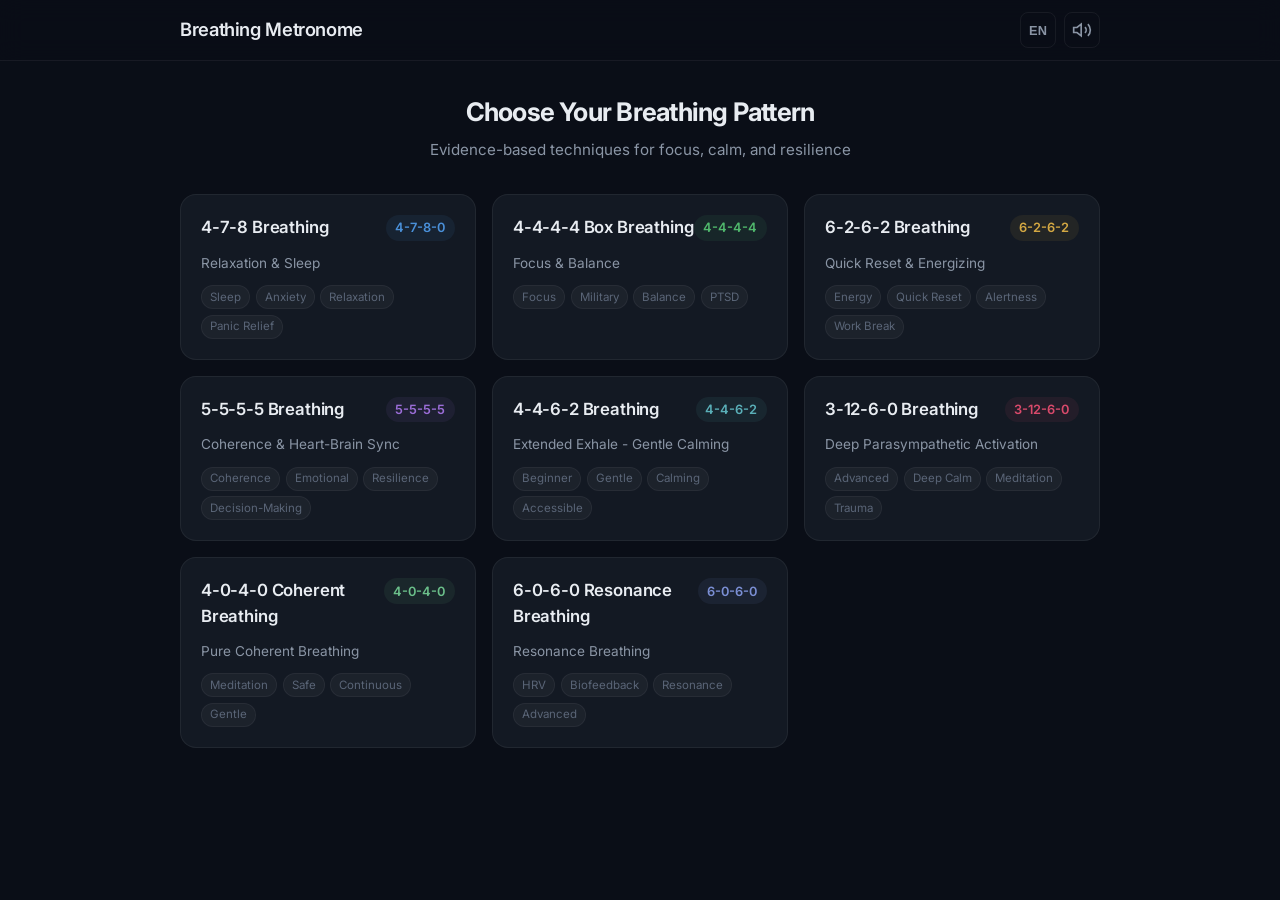
<file: index.html>
<!DOCTYPE html>
<html lang="en" dir="ltr">
<head>
    <meta charset="UTF-8">
    <meta name="viewport" content="width=device-width, initial-scale=1.0">
    <title>Breathing Metronome | Box Breathing & More</title>
    <meta name="description" content="Evidence-based breathing exercises with visual and audio metronome. 8 patterns including Box Breathing, 4-7-8, Resonance Breathing, and more.">
    <link rel="stylesheet" href="css/style.css">
    <link rel="preconnect" href="https://fonts.googleapis.com">
    <link rel="preconnect" href="https://fonts.gstatic.com" crossorigin>
    <link href="https://fonts.googleapis.com/css2?family=Inter:wght@300;400;500;600;700&family=Noto+Sans+Devanagari:wght@300;400;500;600;700&display=swap" rel="stylesheet">
</head>
<body>
    <div id="app">
        <!-- Header -->
        <header class="header">
            <div class="header-content">
                <h1 class="logo" id="app-title">Breathing Metronome</h1>
                <div class="header-controls">
                    <button class="btn-icon" id="lang-toggle" title="Switch Language" aria-label="Switch language">
                        <span id="lang-label">EN</span>
                    </button>
                    <button class="btn-icon" id="sound-toggle" title="Toggle Sound" aria-label="Toggle sound">
                        <svg width="20" height="20" viewBox="0 0 24 24" fill="none" stroke="currentColor" stroke-width="2">
                            <path d="M11 5L6 9H2v6h4l5 4V5z" id="sound-icon-base"/>
                            <path d="M19.07 4.93a10 10 0 0 1 0 14.14M15.54 8.46a5 5 0 0 1 0 7.07" id="sound-icon-waves"/>
                        </svg>
                    </button>
                </div>
            </div>
        </header>

        <!-- Pattern Selection Screen -->
        <section id="pattern-select-screen" class="screen active">
            <div class="container">
                <h2 class="screen-title" id="choose-pattern-title">Choose Your Breathing Pattern</h2>
                <p class="screen-subtitle" id="choose-pattern-subtitle">Evidence-based techniques for focus, calm, and resilience</p>
                <div class="pattern-grid" id="pattern-grid">
                    <!-- Patterns injected by JS -->
                </div>
            </div>
        </section>

        <!-- Pattern Detail / Setup Screen -->
        <section id="setup-screen" class="screen">
            <div class="container">
                <button class="btn-back" id="btn-back-to-patterns">
                    <svg width="20" height="20" viewBox="0 0 24 24" fill="none" stroke="currentColor" stroke-width="2"><path d="M19 12H5M12 19l-7-7 7-7"/></svg>
                    <span id="back-label">Back</span>
                </button>

                <div class="setup-layout">
                    <div class="setup-info">
                        <h2 class="pattern-title" id="setup-pattern-title"></h2>
                        <p class="pattern-subtitle" id="setup-pattern-subtitle"></p>
                        <div class="pattern-timing" id="setup-timing-display"></div>

                        <div class="info-section">
                            <h3 id="mechanism-title">How It Works</h3>
                            <ul class="info-list" id="setup-mechanism"></ul>
                        </div>

                        <div class="info-section">
                            <h3 id="bestfor-title">Best For</h3>
                            <p id="setup-bestfor"></p>
                        </div>

                        <div class="info-section">
                            <h3 id="research-title">Research Basis</h3>
                            <p id="setup-research"></p>
                        </div>

                        <div class="warning-box" id="setup-warning" style="display:none;">
                            <span class="warning-icon">&#9888;</span>
                            <p id="setup-warning-text"></p>
                        </div>
                    </div>

                    <div class="setup-controls">
                        <div class="control-group">
                            <label id="duration-label">Session Duration</label>
                            <div class="duration-options" id="duration-options">
                                <button class="duration-btn" data-duration="60">1 min</button>
                                <button class="duration-btn" data-duration="180">3 min</button>
                                <button class="duration-btn active" data-duration="300">5 min</button>
                                <button class="duration-btn" data-duration="600">10 min</button>
                                <button class="duration-btn" data-duration="900">15 min</button>
                                <button class="duration-btn" data-duration="1200">20 min</button>
                            </div>
                        </div>

                        <div class="control-group">
                            <label id="visual-style-label">Visual Style</label>
                            <div class="visual-options" id="visual-options">
                                <button class="visual-btn active" data-visual="circle">
                                    <svg width="32" height="32" viewBox="0 0 32 32"><circle cx="16" cy="16" r="12" fill="none" stroke="currentColor" stroke-width="2" stroke-dasharray="20 55"/></svg>
                                    <span id="visual-circle-label">Circle</span>
                                </button>
                                <button class="visual-btn" data-visual="shape">
                                    <svg width="32" height="32" viewBox="0 0 32 32"><circle cx="16" cy="16" r="8" fill="currentColor" opacity="0.3"/><circle cx="16" cy="16" r="12" fill="none" stroke="currentColor" stroke-width="2"/></svg>
                                    <span id="visual-shape-label">Shape</span>
                                </button>
                                <button class="visual-btn" data-visual="bar">
                                    <svg width="32" height="32" viewBox="0 0 32 32"><rect x="4" y="10" width="24" height="12" rx="6" fill="none" stroke="currentColor" stroke-width="2"/><rect x="4" y="10" width="14" height="12" rx="6" fill="currentColor" opacity="0.3"/></svg>
                                    <span id="visual-bar-label">Bar</span>
                                </button>
                            </div>
                        </div>

                        <button class="btn-start" id="btn-start">
                            <span id="start-label">Start Session</span>
                        </button>
                    </div>
                </div>
            </div>
        </section>

        <!-- Active Breathing Session Screen -->
        <section id="session-screen" class="screen">
            <div class="session-layout">
                <!-- Top bar with timer and controls -->
                <div class="session-top-bar">
                    <button class="btn-icon session-control" id="btn-stop" title="Stop">
                        <svg width="24" height="24" viewBox="0 0 24 24" fill="none" stroke="currentColor" stroke-width="2"><rect x="6" y="6" width="12" height="12" rx="1"/></svg>
                    </button>
                    <div class="session-timer">
                        <span class="timer-elapsed" id="timer-elapsed">0:00</span>
                        <span class="timer-sep">/</span>
                        <span class="timer-total" id="timer-total">5:00</span>
                    </div>
                    <div class="session-cycle-count">
                        <span id="cycle-label-text">Cycle</span>
                        <span id="cycle-count">0</span>
                    </div>
                </div>

                <!-- Central visualization area -->
                <div class="session-visual-area">
                    <div class="visual-container" id="visual-container">
                        <!-- Circle visualization (default) -->
                        <svg class="vis-circle" id="vis-circle" viewBox="0 0 300 300" width="300" height="300">
                            <defs>
                                <linearGradient id="grad-inhale" x1="0%" y1="0%" x2="100%" y2="100%">
                                    <stop offset="0%" style="stop-color:#4A90D9;stop-opacity:0.2"/>
                                    <stop offset="100%" style="stop-color:#4A90D9;stop-opacity:0.05"/>
                                </linearGradient>
                                <linearGradient id="grad-hold" x1="0%" y1="0%" x2="100%" y2="100%">
                                    <stop offset="0%" style="stop-color:#50B86C;stop-opacity:0.2"/>
                                    <stop offset="100%" style="stop-color:#50B86C;stop-opacity:0.05"/>
                                </linearGradient>
                                <linearGradient id="grad-exhale" x1="0%" y1="0%" x2="100%" y2="100%">
                                    <stop offset="0%" style="stop-color:#9B6DD7;stop-opacity:0.2"/>
                                    <stop offset="100%" style="stop-color:#9B6DD7;stop-opacity:0.05"/>
                                </linearGradient>
                                <linearGradient id="grad-hold2" x1="0%" y1="0%" x2="100%" y2="100%">
                                    <stop offset="0%" style="stop-color:#D4A843;stop-opacity:0.2"/>
                                    <stop offset="100%" style="stop-color:#D4A843;stop-opacity:0.05"/>
                                </linearGradient>
                            </defs>
                            <!-- Background circle -->
                            <circle cx="150" cy="150" r="120" fill="none" stroke="rgba(255,255,255,0.08)" stroke-width="8"/>
                            <!-- Progress arc -->
                            <circle cx="150" cy="150" r="120" fill="none" stroke="#4A90D9" stroke-width="8"
                                    stroke-dasharray="753.98" stroke-dashoffset="753.98"
                                    stroke-linecap="round" transform="rotate(-90 150 150)"
                                    id="progress-arc"/>
                            <!-- Inner fill circle for shape mode -->
                            <circle cx="150" cy="150" r="0" id="inner-shape" opacity="0.15"/>
                        </svg>

                        <!-- Bar visualization (hidden by default) -->
                        <div class="vis-bar" id="vis-bar" style="display:none;">
                            <div class="bar-track">
                                <div class="bar-fill" id="bar-fill"></div>
                            </div>
                        </div>

                        <!-- Central text overlay -->
                        <div class="vis-center-text">
                            <div class="phase-label" id="phase-label">Get Ready</div>
                            <div class="phase-countdown" id="phase-countdown">3</div>
                            <div class="pattern-display" id="session-pattern-display"></div>
                        </div>
                    </div>
                </div>

                <!-- Phase indicator bar at bottom -->
                <div class="session-phase-bar">
                    <div class="phase-segment phase-inhale" id="phase-seg-inhale">
                        <span id="phase-seg-inhale-label">Inhale</span>
                    </div>
                    <div class="phase-segment phase-hold" id="phase-seg-hold">
                        <span id="phase-seg-hold-label">Hold</span>
                    </div>
                    <div class="phase-segment phase-exhale" id="phase-seg-exhale">
                        <span id="phase-seg-exhale-label">Exhale</span>
                    </div>
                    <div class="phase-segment phase-hold2" id="phase-seg-hold2">
                        <span id="phase-seg-hold2-label">Hold</span>
                    </div>
                </div>
            </div>
        </section>

        <!-- Session Complete Screen -->
        <section id="complete-screen" class="screen">
            <div class="container complete-content">
                <div class="complete-icon">
                    <svg width="64" height="64" viewBox="0 0 24 24" fill="none" stroke="#50B86C" stroke-width="2">
                        <path d="M22 11.08V12a10 10 0 1 1-5.93-9.14"/>
                        <polyline points="22 4 12 14.01 9 11.01"/>
                    </svg>
                </div>
                <h2 id="complete-title">Session Complete</h2>
                <div class="complete-stats">
                    <div class="stat">
                        <span class="stat-value" id="stat-duration">5:00</span>
                        <span class="stat-label" id="stat-duration-label">Duration</span>
                    </div>
                    <div class="stat">
                        <span class="stat-value" id="stat-cycles">12</span>
                        <span class="stat-label" id="stat-cycles-label">Cycles</span>
                    </div>
                    <div class="stat">
                        <span class="stat-value" id="stat-pattern">4-4-4-4</span>
                        <span class="stat-label" id="stat-pattern-label">Pattern</span>
                    </div>
                </div>
                <div class="complete-actions">
                    <button class="btn-start" id="btn-restart">
                        <span id="restart-label">Repeat Session</span>
                    </button>
                    <button class="btn-secondary" id="btn-new-pattern">
                        <span id="new-pattern-label">Choose Another Pattern</span>
                    </button>
                </div>
            </div>
        </section>
    </div>

    <script src="js/patterns.js"></script>
    <script src="js/i18n.js"></script>
    <script src="js/audio.js"></script>
    <script src="js/visualizer.js"></script>
    <script src="js/session.js"></script>
    <script src="js/app.js"></script>
</body>
</html>
</file>
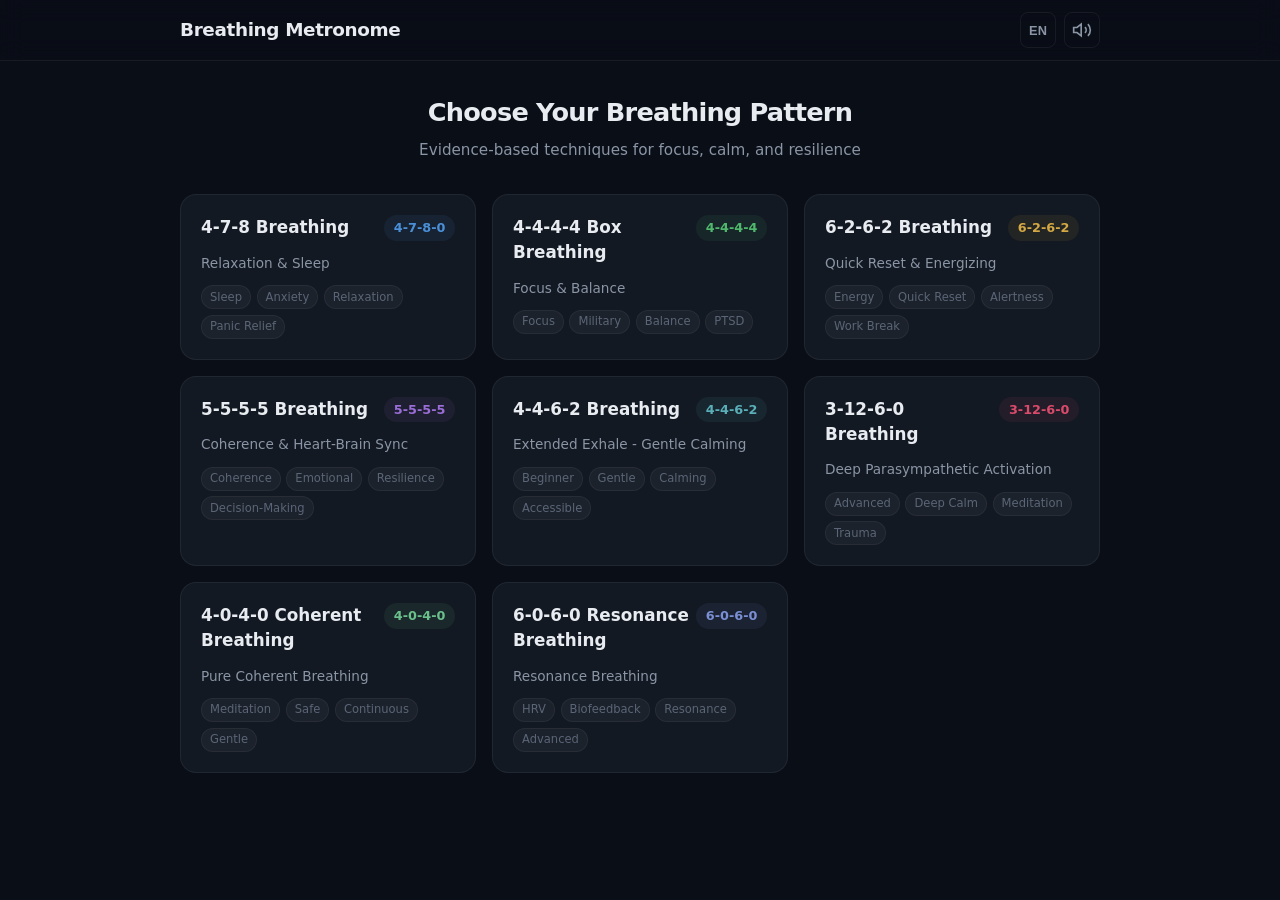
<file: breathing-metronome.html>
<!DOCTYPE html>
<html lang="en" dir="ltr">
<head>
    <meta charset="UTF-8">
    <meta name="viewport" content="width=device-width, initial-scale=1.0">
    <title>Breathing Metronome</title>
    <style>
:root {
    --color-bg: #0a0e17;
    --color-bg-card: #131923;
    --color-bg-card-hover: #1a2332;
    --color-surface: #1e2a3a;
    --color-text: #e8ecf1;
    --color-text-secondary: #8a95a5;
    --color-text-muted: #5a6577;
    --color-accent: #4A90D9;
    --color-inhale: #4A90D9;
    --color-hold: #50B86C;
    --color-exhale: #9B6DD7;
    --color-hold2: #D4A843;
    --color-danger: #D94A4A;
    --color-border: rgba(255, 255, 255, 0.06);
    --font-primary: system-ui, -apple-system, 'Segoe UI', sans-serif;
    --radius-sm: 8px;
    --radius-md: 12px;
    --radius-lg: 16px;
    --transition-fast: 150ms ease;
    --transition-normal: 250ms ease;
}
*, *::before, *::after { box-sizing: border-box; margin: 0; padding: 0; }
html { font-size: 16px; -webkit-font-smoothing: antialiased; }
body { font-family: var(--font-primary); background: var(--color-bg); color: var(--color-text); min-height: 100vh; overflow-x: hidden; line-height: 1.5; }
#app { min-height: 100vh; display: flex; flex-direction: column; }
.container { max-width: 960px; margin: 0 auto; padding: 0 1.25rem; width: 100%; }
.screen { display: none; flex: 1; }
.screen.active { display: flex; flex-direction: column; animation: fade-in 0.3s ease; }
.header { position: sticky; top: 0; z-index: 100; background: rgba(10, 14, 23, 0.85); backdrop-filter: blur(12px); border-bottom: 1px solid var(--color-border); }
.header-content { max-width: 960px; margin: 0 auto; padding: 0.75rem 1.25rem; display: flex; align-items: center; justify-content: space-between; }
.logo { font-size: 1.15rem; font-weight: 600; letter-spacing: -0.02em; }
.header-controls { display: flex; gap: 0.5rem; align-items: center; }
.btn-icon { display: flex; align-items: center; justify-content: center; width: 36px; height: 36px; border: 1px solid var(--color-border); border-radius: var(--radius-sm); background: transparent; color: var(--color-text-secondary); cursor: pointer; transition: all var(--transition-fast); font-size: 0.8rem; font-weight: 600; }
.btn-icon:hover { background: var(--color-surface); color: var(--color-text); }
.btn-icon.muted svg #sound-icon-waves { opacity: 0.2; }
#pattern-select-screen { padding: 2rem 0 3rem; }
.screen-title { font-size: 1.6rem; font-weight: 700; text-align: center; letter-spacing: -0.03em; margin-bottom: 0.5rem; }
.screen-subtitle { text-align: center; color: var(--color-text-secondary); font-size: 0.95rem; margin-bottom: 2rem; }
.pattern-grid { display: grid; grid-template-columns: repeat(auto-fill, minmax(280px, 1fr)); gap: 1rem; }
.pattern-card { background: var(--color-bg-card); border: 1px solid var(--color-border); border-radius: var(--radius-lg); padding: 1.25rem; cursor: pointer; transition: all var(--transition-normal); position: relative; overflow: hidden; }
.pattern-card::before { content: ''; position: absolute; top: 0; left: 0; right: 0; height: 3px; background: var(--card-accent, var(--color-accent)); opacity: 0; transition: opacity var(--transition-normal); }
.pattern-card:hover { background: var(--color-bg-card-hover); border-color: rgba(255, 255, 255, 0.1); transform: translateY(-2px); box-shadow: 0 8px 24px rgba(0,0,0,0.3); }
.pattern-card:hover::before { opacity: 1; }
.card-header { display: flex; justify-content: space-between; align-items: flex-start; margin-bottom: 0.75rem; }
.card-pattern-name { font-size: 1.05rem; font-weight: 600; }
.card-timing-badge { display: inline-flex; align-items: center; font-size: 0.8rem; font-weight: 600; padding: 0.2rem 0.6rem; border-radius: 20px; white-space: nowrap; }
.card-subtitle { font-size: 0.85rem; color: var(--color-text-secondary); margin-bottom: 0.75rem; }
.card-tags { display: flex; flex-wrap: wrap; gap: 0.35rem; }
.card-tag { font-size: 0.72rem; color: var(--color-text-muted); background: rgba(255,255,255,0.04); padding: 0.15rem 0.5rem; border-radius: 12px; border: 1px solid rgba(255,255,255,0.05); }
#setup-screen { padding: 1.5rem 0 3rem; }
.btn-back { display: inline-flex; align-items: center; gap: 0.35rem; background: none; border: none; color: var(--color-text-secondary); font-size: 0.9rem; cursor: pointer; padding: 0.5rem 0; margin-bottom: 1rem; font-family: var(--font-primary); transition: color var(--transition-fast); }
.btn-back:hover { color: var(--color-text); }
.setup-layout { display: grid; grid-template-columns: 1fr 320px; gap: 2rem; align-items: start; }
@media (max-width: 720px) { .setup-layout { grid-template-columns: 1fr; } }
.pattern-title { font-size: 1.5rem; font-weight: 700; letter-spacing: -0.03em; margin-bottom: 0.25rem; }
.pattern-subtitle { color: var(--color-text-secondary); font-size: 0.95rem; margin-bottom: 1rem; }
.pattern-timing { display: flex; gap: 0.5rem; margin-bottom: 1.5rem; flex-wrap: wrap; }
.timing-phase { display: flex; align-items: center; gap: 0.35rem; font-size: 0.85rem; font-weight: 500; padding: 0.35rem 0.7rem; border-radius: var(--radius-sm); background: rgba(255,255,255,0.04); border: 1px solid rgba(255,255,255,0.06); }
.timing-phase .dot { width: 8px; height: 8px; border-radius: 50%; }
.info-section { margin-bottom: 1.25rem; }
.info-section h3 { font-size: 0.85rem; font-weight: 600; text-transform: uppercase; letter-spacing: 0.05em; color: var(--color-text-muted); margin-bottom: 0.5rem; }
.info-list { list-style: none; padding: 0; }
.info-list li { position: relative; padding-left: 1rem; margin-bottom: 0.35rem; font-size: 0.9rem; color: var(--color-text-secondary); line-height: 1.5; }
.info-list li::before { content: ''; position: absolute; left: 0; top: 0.55rem; width: 4px; height: 4px; border-radius: 50%; background: var(--color-text-muted); }
.info-section p { font-size: 0.9rem; color: var(--color-text-secondary); line-height: 1.5; }
.warning-box { display: flex; gap: 0.5rem; align-items: flex-start; background: rgba(217, 74, 74, 0.08); border: 1px solid rgba(217, 74, 74, 0.2); border-radius: var(--radius-md); padding: 0.75rem 1rem; margin-top: 1rem; }
.warning-icon { color: var(--color-danger); font-size: 1.1rem; flex-shrink: 0; }
.warning-box p { font-size: 0.85rem; color: var(--color-danger); }
.setup-controls { background: var(--color-bg-card); border: 1px solid var(--color-border); border-radius: var(--radius-lg); padding: 1.5rem; position: sticky; top: 80px; }
.control-group { margin-bottom: 1.5rem; }
.control-group label { display: block; font-size: 0.8rem; font-weight: 600; text-transform: uppercase; letter-spacing: 0.05em; color: var(--color-text-muted); margin-bottom: 0.6rem; }
.duration-options { display: grid; grid-template-columns: repeat(3, 1fr); gap: 0.4rem; }
.duration-btn { padding: 0.55rem 0.5rem; background: var(--color-surface); border: 1px solid var(--color-border); border-radius: var(--radius-sm); color: var(--color-text-secondary); font-size: 0.85rem; font-weight: 500; cursor: pointer; transition: all var(--transition-fast); font-family: var(--font-primary); text-align: center; }
.duration-btn:hover { background: var(--color-bg-card-hover); color: var(--color-text); }
.duration-btn.active { background: rgba(74, 144, 217, 0.15); border-color: var(--color-accent); color: var(--color-accent); }
.visual-options { display: grid; grid-template-columns: repeat(3, 1fr); gap: 0.4rem; }
.visual-btn { display: flex; flex-direction: column; align-items: center; gap: 0.3rem; padding: 0.6rem 0.4rem; background: var(--color-surface); border: 1px solid var(--color-border); border-radius: var(--radius-sm); color: var(--color-text-secondary); font-size: 0.75rem; cursor: pointer; transition: all var(--transition-fast); font-family: var(--font-primary); }
.visual-btn:hover { background: var(--color-bg-card-hover); color: var(--color-text); }
.visual-btn.active { background: rgba(74, 144, 217, 0.15); border-color: var(--color-accent); color: var(--color-accent); }
.btn-start { width: 100%; padding: 0.85rem 1.5rem; background: var(--color-accent); border: none; border-radius: var(--radius-md); color: #fff; font-size: 1rem; font-weight: 600; cursor: pointer; transition: all var(--transition-fast); font-family: var(--font-primary); }
.btn-start:hover { filter: brightness(1.1); transform: translateY(-1px); }
.btn-start:active { transform: translateY(0); }
#session-screen { background: var(--color-bg); }
.session-layout { display: flex; flex-direction: column; height: 100vh; width: 100%; }
.session-top-bar { display: flex; align-items: center; justify-content: space-between; padding: 0.75rem 1.25rem; border-bottom: 1px solid var(--color-border); flex-shrink: 0; }
.session-control { border: none; width: 40px; height: 40px; }
.session-timer { font-size: 1.1rem; font-weight: 500; font-variant-numeric: tabular-nums; }
.timer-elapsed { color: var(--color-text); }
.timer-sep { color: var(--color-text-muted); margin: 0 0.25rem; }
.timer-total { color: var(--color-text-muted); }
.session-cycle-count { font-size: 0.85rem; color: var(--color-text-secondary); }
.session-cycle-count span:last-child { font-weight: 600; color: var(--color-text); margin-left: 0.25rem; }
.session-visual-area { flex: 1; display: flex; align-items: center; justify-content: center; position: relative; overflow: hidden; }
.visual-container { position: relative; display: flex; align-items: center; justify-content: center; width: 300px; height: 300px; }
.vis-circle { position: absolute; top: 0; left: 0; }
.vis-bar { width: 100%; max-width: 400px; padding: 0 2rem; }
.bar-track { width: 100%; height: 16px; background: rgba(255,255,255,0.06); border-radius: 8px; overflow: hidden; }
.bar-fill { height: 100%; width: 0%; border-radius: 8px; transition: background-color 0.3s ease; background: var(--color-inhale); }
.vis-center-text { position: absolute; text-align: center; z-index: 10; pointer-events: none; }
.phase-label { font-size: 1rem; font-weight: 500; text-transform: uppercase; letter-spacing: 0.08em; color: var(--color-text-secondary); margin-bottom: 0.25rem; transition: color 0.3s ease; }
.phase-countdown { font-size: 3.5rem; font-weight: 700; line-height: 1; letter-spacing: -0.04em; transition: color 0.3s ease; }
.pattern-display { font-size: 0.8rem; color: var(--color-text-muted); margin-top: 0.5rem; }
.session-phase-bar { display: flex; height: 48px; flex-shrink: 0; border-top: 1px solid var(--color-border); }
.phase-segment { flex: 1; display: flex; align-items: center; justify-content: center; font-size: 0.75rem; font-weight: 600; text-transform: uppercase; letter-spacing: 0.06em; color: var(--color-text-muted); transition: all 0.3s ease; position: relative; }
.phase-segment.active { color: #fff; }
.phase-segment.phase-inhale.active { background: rgba(74, 144, 217, 0.2); color: var(--color-inhale); }
.phase-segment.phase-hold.active { background: rgba(80, 184, 108, 0.2); color: var(--color-hold); }
.phase-segment.phase-exhale.active { background: rgba(155, 109, 215, 0.2); color: var(--color-exhale); }
.phase-segment.phase-hold2.active { background: rgba(212, 168, 67, 0.2); color: var(--color-hold2); }
.phase-segment.skip { flex: 0; display: none; }
#complete-screen { padding: 3rem 0; }
.complete-content { display: flex; flex-direction: column; align-items: center; justify-content: center; min-height: calc(100vh - 200px); text-align: center; }
.complete-icon { margin-bottom: 1.5rem; }
#complete-title { font-size: 1.5rem; font-weight: 700; margin-bottom: 2rem; }
.complete-stats { display: flex; gap: 2.5rem; margin-bottom: 2.5rem; }
.stat { display: flex; flex-direction: column; gap: 0.25rem; }
.stat-value { font-size: 1.5rem; font-weight: 700; color: var(--color-text); }
.stat-label { font-size: 0.8rem; color: var(--color-text-muted); text-transform: uppercase; letter-spacing: 0.05em; }
.complete-actions { display: flex; flex-direction: column; gap: 0.75rem; width: 100%; max-width: 300px; }
.btn-secondary { width: 100%; padding: 0.85rem 1.5rem; background: transparent; border: 1px solid var(--color-border); border-radius: var(--radius-md); color: var(--color-text-secondary); font-size: 1rem; font-weight: 500; cursor: pointer; transition: all var(--transition-fast); font-family: var(--font-primary); }
.btn-secondary:hover { background: var(--color-surface); color: var(--color-text); }
@keyframes fade-in { from { opacity: 0; transform: translateY(10px); } to { opacity: 1; transform: translateY(0); } }
.session-visual-area::before { content: ''; position: absolute; width: 400px; height: 400px; border-radius: 50%; background: radial-gradient(circle, var(--glow-color, rgba(74, 144, 217, 0.08)) 0%, transparent 70%); pointer-events: none; transition: all 1s ease; }
@media (max-width: 480px) { .pattern-grid { grid-template-columns: 1fr; } .screen-title { font-size: 1.3rem; } .visual-container { width: 240px; height: 240px; } .vis-circle { width: 240px; height: 240px; } .phase-countdown { font-size: 2.8rem; } .setup-controls { position: static; } }
.prep-overlay { position: fixed; top: 0; left: 0; right: 0; bottom: 0; background: rgba(10, 14, 23, 0.9); display: flex; flex-direction: column; align-items: center; justify-content: center; z-index: 200; }
.prep-count { font-size: 5rem; font-weight: 700; color: var(--color-text); animation: fade-in 0.3s ease; }
.prep-text { font-size: 1.1rem; color: var(--color-text-secondary); margin-top: 0.5rem; }
    </style>
</head>
<body>
    <div id="app">
        <header class="header">
            <div class="header-content">
                <h1 class="logo" id="app-title">Breathing Metronome</h1>
                <div class="header-controls">
                    <button class="btn-icon" id="lang-toggle" title="Switch Language" aria-label="Switch language">
                        <span id="lang-label">EN</span>
                    </button>
                    <button class="btn-icon" id="sound-toggle" title="Toggle Sound" aria-label="Toggle sound">
                        <svg width="20" height="20" viewBox="0 0 24 24" fill="none" stroke="currentColor" stroke-width="2">
                            <path d="M11 5L6 9H2v6h4l5 4V5z" id="sound-icon-base"/>
                            <path d="M19.07 4.93a10 10 0 0 1 0 14.14M15.54 8.46a5 5 0 0 1 0 7.07" id="sound-icon-waves"/>
                        </svg>
                    </button>
                </div>
            </div>
        </header>
        <section id="pattern-select-screen" class="screen active">
            <div class="container">
                <h2 class="screen-title" id="choose-pattern-title">Choose Your Breathing Pattern</h2>
                <p class="screen-subtitle" id="choose-pattern-subtitle">Evidence-based techniques for focus, calm, and resilience</p>
                <div class="pattern-grid" id="pattern-grid"></div>
            </div>
        </section>
        <section id="setup-screen" class="screen">
            <div class="container">
                <button class="btn-back" id="btn-back-to-patterns">
                    <svg width="20" height="20" viewBox="0 0 24 24" fill="none" stroke="currentColor" stroke-width="2"><path d="M19 12H5M12 19l-7-7 7-7"/></svg>
                    <span id="back-label">Back</span>
                </button>
                <div class="setup-layout">
                    <div class="setup-info">
                        <h2 class="pattern-title" id="setup-pattern-title"></h2>
                        <p class="pattern-subtitle" id="setup-pattern-subtitle"></p>
                        <div class="pattern-timing" id="setup-timing-display"></div>
                        <div class="info-section"><h3 id="mechanism-title">How It Works</h3><ul class="info-list" id="setup-mechanism"></ul></div>
                        <div class="info-section"><h3 id="bestfor-title">Best For</h3><p id="setup-bestfor"></p></div>
                        <div class="info-section"><h3 id="research-title">Research Basis</h3><p id="setup-research"></p></div>
                        <div class="warning-box" id="setup-warning" style="display:none;"><span class="warning-icon">&#9888;</span><p id="setup-warning-text"></p></div>
                    </div>
                    <div class="setup-controls">
                        <div class="control-group">
                            <label id="duration-label">Session Duration</label>
                            <div class="duration-options" id="duration-options">
                                <button class="duration-btn" data-duration="60">1 min</button>
                                <button class="duration-btn" data-duration="180">3 min</button>
                                <button class="duration-btn active" data-duration="300">5 min</button>
                                <button class="duration-btn" data-duration="600">10 min</button>
                                <button class="duration-btn" data-duration="900">15 min</button>
                                <button class="duration-btn" data-duration="1200">20 min</button>
                            </div>
                        </div>
                        <div class="control-group">
                            <label id="visual-style-label">Visual Style</label>
                            <div class="visual-options" id="visual-options">
                                <button class="visual-btn active" data-visual="circle">
                                    <svg width="32" height="32" viewBox="0 0 32 32"><circle cx="16" cy="16" r="12" fill="none" stroke="currentColor" stroke-width="2" stroke-dasharray="20 55"/></svg>
                                    <span id="visual-circle-label">Circle</span>
                                </button>
                                <button class="visual-btn" data-visual="shape">
                                    <svg width="32" height="32" viewBox="0 0 32 32"><circle cx="16" cy="16" r="8" fill="currentColor" opacity="0.3"/><circle cx="16" cy="16" r="12" fill="none" stroke="currentColor" stroke-width="2"/></svg>
                                    <span id="visual-shape-label">Shape</span>
                                </button>
                                <button class="visual-btn" data-visual="bar">
                                    <svg width="32" height="32" viewBox="0 0 32 32"><rect x="4" y="10" width="24" height="12" rx="6" fill="none" stroke="currentColor" stroke-width="2"/><rect x="4" y="10" width="14" height="12" rx="6" fill="currentColor" opacity="0.3"/></svg>
                                    <span id="visual-bar-label">Bar</span>
                                </button>
                            </div>
                        </div>
                        <button class="btn-start" id="btn-start"><span id="start-label">Start Session</span></button>
                    </div>
                </div>
            </div>
        </section>
        <section id="session-screen" class="screen">
            <div class="session-layout">
                <div class="session-top-bar">
                    <button class="btn-icon session-control" id="btn-stop" title="Stop">
                        <svg width="24" height="24" viewBox="0 0 24 24" fill="none" stroke="currentColor" stroke-width="2"><rect x="6" y="6" width="12" height="12" rx="1"/></svg>
                    </button>
                    <div class="session-timer"><span class="timer-elapsed" id="timer-elapsed">0:00</span><span class="timer-sep">/</span><span class="timer-total" id="timer-total">5:00</span></div>
                    <div class="session-cycle-count"><span id="cycle-label-text">Cycle</span><span id="cycle-count">0</span></div>
                </div>
                <div class="session-visual-area">
                    <div class="visual-container" id="visual-container">
                        <svg class="vis-circle" id="vis-circle" viewBox="0 0 300 300" width="300" height="300">
                            <circle cx="150" cy="150" r="120" fill="none" stroke="rgba(255,255,255,0.08)" stroke-width="8"/>
                            <circle cx="150" cy="150" r="120" fill="none" stroke="#4A90D9" stroke-width="8" stroke-dasharray="753.98" stroke-dashoffset="753.98" stroke-linecap="round" transform="rotate(-90 150 150)" id="progress-arc"/>
                            <circle cx="150" cy="150" r="0" id="inner-shape" opacity="0.15"/>
                        </svg>
                        <div class="vis-bar" id="vis-bar" style="display:none;"><div class="bar-track"><div class="bar-fill" id="bar-fill"></div></div></div>
                        <div class="vis-center-text">
                            <div class="phase-label" id="phase-label">Get Ready</div>
                            <div class="phase-countdown" id="phase-countdown">3</div>
                            <div class="pattern-display" id="session-pattern-display"></div>
                        </div>
                    </div>
                </div>
                <div class="session-phase-bar">
                    <div class="phase-segment phase-inhale" id="phase-seg-inhale"><span id="phase-seg-inhale-label">Inhale</span></div>
                    <div class="phase-segment phase-hold" id="phase-seg-hold"><span id="phase-seg-hold-label">Hold</span></div>
                    <div class="phase-segment phase-exhale" id="phase-seg-exhale"><span id="phase-seg-exhale-label">Exhale</span></div>
                    <div class="phase-segment phase-hold2" id="phase-seg-hold2"><span id="phase-seg-hold2-label">Hold</span></div>
                </div>
            </div>
        </section>
        <section id="complete-screen" class="screen">
            <div class="container complete-content">
                <div class="complete-icon"><svg width="64" height="64" viewBox="0 0 24 24" fill="none" stroke="#50B86C" stroke-width="2"><path d="M22 11.08V12a10 10 0 1 1-5.93-9.14"/><polyline points="22 4 12 14.01 9 11.01"/></svg></div>
                <h2 id="complete-title">Session Complete</h2>
                <div class="complete-stats">
                    <div class="stat"><span class="stat-value" id="stat-duration">5:00</span><span class="stat-label" id="stat-duration-label">Duration</span></div>
                    <div class="stat"><span class="stat-value" id="stat-cycles">12</span><span class="stat-label" id="stat-cycles-label">Cycles</span></div>
                    <div class="stat"><span class="stat-value" id="stat-pattern">4-4-4-4</span><span class="stat-label" id="stat-pattern-label">Pattern</span></div>
                </div>
                <div class="complete-actions">
                    <button class="btn-start" id="btn-restart"><span id="restart-label">Repeat Session</span></button>
                    <button class="btn-secondary" id="btn-new-pattern"><span id="new-pattern-label">Choose Another Pattern</span></button>
                </div>
            </div>
        </section>
    </div>
<script>
// === PATTERNS ===
const PATTERNS=[{id:'4-7-8',timing:[4,7,8,0],accent:'#4A90D9',en:{name:'4-7-8 Breathing',subtitle:'Relaxation & Sleep',bestFor:'Insomnia, anxiety, pre-sleep routine, panic attacks',research:"Dr. Andrew Weil's adaptation of pranayama; increases heart rate variability (HRV).",mechanism:['Extended exhale (8 sec) activates parasympathetic nervous system','7-second hold increases CO2 tolerance, deepening relaxation response','Ratio favors exhale, signaling safety to vagus nerve','Stimulates GABA production, natural anti-anxiety neurotransmitter'],tags:['Sleep','Anxiety','Relaxation','Panic Relief']},hi:{name:'4-7-8 श्वास',subtitle:'विश्राम और नींद',bestFor:'अनिद्रा, चिंता, सोने से पहले की दिनचर्या, पैनिक अटैक',research:'डॉ. एंड्रयू वेइल का प्राणायाम रूपांतरण; हृदय गति परिवर्तनशीलता (HRV) बढ़ाता है।',mechanism:['लंबी साँस छोड़ना (8 सेकंड) पैरासिम्पेथेटिक नर्वस सिस्टम को सक्रिय करता है','7-सेकंड रोकना CO2 सहनशीलता बढ़ाता है','अनुपात साँस छोड़ने के पक्ष में, वेगस तंत्रिका को सुरक्षा का संकेत देता है','GABA उत्पादन को उत्तेजित करता है'],tags:['नींद','चिंता','विश्राम','पैनिक से राहत']}},{id:'4-4-4-4',timing:[4,4,4,4],accent:'#50B86C',en:{name:'4-4-4-4 Box Breathing',subtitle:'Focus & Balance',bestFor:'Pre-performance, tactical situations, maintaining calm focus, PTSD management',research:'Used in military training (Navy SEALs); improves cognitive performance under stress.',mechanism:['Equal ratios create autonomic balance','Consistent pattern entrains heart rhythm, stabilizing HRV','Navy SEALs use for stress inoculation and mental clarity','Optimizes oxygen-CO2 exchange without hyperventilation'],tags:['Focus','Military','Balance','PTSD']},hi:{name:'4-4-4-4 बॉक्स ब्रीदिंग',subtitle:'फोकस और संतुलन',bestFor:'प्रदर्शन से पहले, शांत फोकस बनाए रखना, PTSD प्रबंधन',research:'सैन्य प्रशिक्षण (नेवी सील्स) में उपयोग; तनाव में संज्ञानात्मक प्रदर्शन सुधारता है।',mechanism:['समान अनुपात स्वायत्त संतुलन बनाता है','सुसंगत पैटर्न हृदय ताल को प्रशिक्षित करता है','नेवी सील्स तनाव टीकाकरण के लिए उपयोग करते हैं','ऑक्सीजन-CO2 विनिमय को अनुकूलित करता है'],tags:['फोकस','सैन्य','संतुलन','PTSD']}},{id:'6-2-6-2',timing:[6,2,6,2],accent:'#D4A843',en:{name:'6-2-6-2 Breathing',subtitle:'Quick Reset & Energizing',bestFor:'Midday energy dip, quick stress reset, maintaining alertness, work breaks',research:'Resonance frequency breathing shown to maximize HRV; 5-6 breaths per minute optimal.',mechanism:['Shorter holds (2 sec) prevent CO2 buildup causing drowsiness','Equal inhale/exhale maintains balance while allowing faster cycling','6-second phases align with optimal resonance frequency (~5 breaths/min)','Brief holds maintain vagal tone without sedation'],tags:['Energy','Quick Reset','Alertness','Work Break']},hi:{name:'6-2-6-2 श्वास',subtitle:'त्वरित रीसेट और ऊर्जा',bestFor:'दोपहर की ऊर्जा गिरावट, त्वरित तनाव रीसेट, काम के ब्रेक',research:'रेज़ोनेंस फ्रीक्वेंसी ब्रीदिंग HRV को अधिकतम करती है।',mechanism:['छोटे रोक CO2 संचय को रोकते हैं','समान साँस लेना/छोड़ना संतुलन बनाए रखता है','6-सेकंड चरण इष्टतम रेज़ोनेंस फ्रीक्वेंसी के साथ संरेखित होते हैं','संक्षिप्त रोक वेगल टोन बनाए रखते हैं'],tags:['ऊर्जा','त्वरित रीसेट','सतर्कता','काम का ब्रेक']}},{id:'5-5-5-5',timing:[5,5,5,5],accent:'#9B6DD7',en:{name:'5-5-5-5 Breathing',subtitle:'Coherence & Heart-Brain Sync',bestFor:'Emotional regulation, decision-making, chronic stress, building resilience',research:"HeartMath Institute's coherence research; improves emotional regulation.",mechanism:['Creates cardiovascular coherence (smooth, sine-wave HRV pattern)','Synchronizes heart rhythm, respiration, and blood pressure','5-second intervals = 6 breaths/minute (therapeutic zone)','Enhances prefrontal cortex regulation of limbic system'],tags:['Coherence','Emotional','Resilience','Decision-Making']},hi:{name:'5-5-5-5 श्वास',subtitle:'सामंजस्य और हृदय-मस्तिष्क सिंक',bestFor:'भावनात्मक नियमन, निर्णय लेना, पुराना तनाव, लचीलापन बनाना',research:'हार्टमैथ इंस्टीट्यूट का सामंजस्य अनुसंधान।',mechanism:['कार्डियोवैस्कुलर सामंजस्य बनाता है','हृदय ताल और श्वसन को सिंक्रनाइज़ करता है','5-सेकंड अंतराल = 6 श्वास/मिनट','लिम्बिक सिस्टम के नियमन को बढ़ाता है'],tags:['सामंजस्य','भावनात्मक','लचीलापन','निर्णय']}},{id:'4-4-6-2',timing:[4,4,6,2],accent:'#5AAFB8',en:{name:'4-4-6-2 Breathing',subtitle:'Extended Exhale - Gentle Calming',bestFor:'Beginners, mild anxiety, gentle wind-down, accessible calming',research:'Modified coherence breathing; safer for those with breath-holding anxiety.',mechanism:['Longer exhale (6 sec) without extreme hold duration','2-second retention prevents hyperventilation between cycles','Gradual parasympathetic activation without intense CO2 response','Gentler than 4-7-8 for breathing exercise beginners'],tags:['Beginner','Gentle','Calming','Accessible']},hi:{name:'4-4-6-2 श्वास',subtitle:'विस्तारित साँस छोड़ना - हल्की शांति',bestFor:'शुरुआती, हल्की चिंता, धीरे-धीरे शांत होना',research:'संशोधित सामंजस्य श्वास; सुरक्षित।',mechanism:['लंबी साँस छोड़ना (6 सेकंड)','2-सेकंड प्रतिधारण हाइपरवेंटिलेशन को रोकता है','पैरासिम्पेथेटिक का क्रमिक सक्रियण','शुरुआती के लिए 4-7-8 से अधिक कोमल'],tags:['शुरुआती','कोमल','शांति','सुलभ']}},{id:'3-12-6-0',timing:[3,12,6,0],accent:'#D94A6B',warning:true,en:{name:'3-12-6-0 Breathing',subtitle:'Deep Parasympathetic Activation',bestFor:'Severe anxiety, insomnia, trauma response, deep meditation',research:'Advanced pranayama adaptation; powerful vagal brake activation.',mechanism:['Very long hold (12 sec) maximizes CO2 retention','Triggers strong dive reflex and vagal response','Extended exhale (6 sec) compounds parasympathetic effect','No post-exhale hold allows immediate cycle restart'],warningText:'Not for beginners or those with respiratory issues.',tags:['Advanced','Deep Calm','Meditation','Trauma']},hi:{name:'3-12-6-0 श्वास',subtitle:'गहरा पैरासिम्पेथेटिक सक्रियण',bestFor:'गंभीर चिंता, अनिद्रा, गहरा ध्यान',research:'उन्नत प्राणायाम रूपांतरण।',mechanism:['बहुत लंबा रोक (12 सेकंड) CO2 प्रतिधारण को अधिकतम करता है','मजबूत डाइव रिफ्लेक्स को ट्रिगर करता है','विस्तारित साँस छोड़ना पैरासिम्पेथेटिक प्रभाव को मिश्रित करता है','तुरंत चक्र पुनरारंभ की अनुमति देता है'],warningText:'शुरुआती या श्वसन संबंधी समस्याओं वालों के लिए नहीं।',tags:['उन्नत','गहरी शांति','ध्यान','आघात']}},{id:'4-0-4-0',timing:[4,0,4,0],accent:'#6BBF8A',en:{name:'4-0-4-0 Coherent Breathing',subtitle:'Pure Coherent Breathing',bestFor:'Meditation, breath-holding anxiety, COPD patients (modified), continuous practice',research:'Coherent breathing research by Dr. Stephen Elliott; safest pattern.',mechanism:['No holds = continuous, smooth breathing','4 seconds each = 7.5 breaths/minute (therapeutic range)','Gentlest method for autonomic balance','No breath-holding stress for those with panic'],tags:['Meditation','Safe','Continuous','Gentle']},hi:{name:'4-0-4-0 सुसंगत श्वास',subtitle:'शुद्ध सुसंगत श्वास',bestFor:'ध्यान, साँस रोकने की चिंता, निरंतर अभ्यास',research:'डॉ. स्टीफन इलियट द्वारा सुसंगत श्वास अनुसंधान।',mechanism:['कोई रोक नहीं = निरंतर, चिकनी श्वास','4 सेकंड प्रत्येक = 7.5 श्वास/मिनट','स्वायत्त संतुलन के लिए सबसे कोमल विधि','साँस रोकने का कोई तनाव नहीं'],tags:['ध्यान','सुरक्षित','निरंतर','कोमल']}},{id:'6-0-6-0',timing:[6,0,6,0],accent:'#7B8FD4',en:{name:'6-0-6-0 Resonance Breathing',subtitle:'Resonance Breathing',bestFor:'HRV training, biofeedback practice, autonomic optimization, long sessions',research:'Gold standard for HRV biofeedback; most researched pattern.',mechanism:['5 breaths/minute = optimal resonance frequency for most adults','Maximizes respiratory sinus arrhythmia (RSA)','No cognitive load from counting holds','Entrains baroreflex sensitivity'],tags:['HRV','Biofeedback','Resonance','Advanced']},hi:{name:'6-0-6-0 रेज़ोनेंस श्वास',subtitle:'रेज़ोनेंस श्वास',bestFor:'HRV प्रशिक्षण, बायोफीडबैक अभ्यास, लंबे सत्र',research:'HRV बायोफीडबैक के लिए स्वर्ण मानक।',mechanism:['5 श्वास/मिनट = इष्टतम रेज़ोनेंस फ्रीक्वेंसी','RSA को अधिकतम करता है','रोक गिनने से कोई संज्ञानात्मक भार नहीं','बैरोरिफ्लेक्स संवेदनशीलता को प्रशिक्षित करता है'],tags:['HRV','बायोफीडबैक','रेज़ोनेंस','उन्नत']}}];
const PHASE_NAMES={en:['Inhale','Hold','Exhale','Hold'],hi:['सांस लें','रोकें','सांस छोड़ें','रोकें']};
const PHASE_COLORS=['#4A90D9','#50B86C','#9B6DD7','#D4A843'];

// === I18N ===
const I18N={en:{appTitle:'Breathing Metronome',choosePattern:'Choose Your Breathing Pattern',choosePatternSub:'Evidence-based techniques for focus, calm, and resilience',back:'Back',howItWorks:'How It Works',bestFor:'Best For',researchBasis:'Research Basis',sessionDuration:'Session Duration',visualStyle:'Visual Style',circle:'Circle',shape:'Shape',bar:'Bar',startSession:'Start Session',getReady:'Get Ready',inhale:'Inhale',hold:'Hold',exhale:'Exhale',cycle:'Cycle',sessionComplete:'Session Complete',duration:'Duration',cycles:'Cycles',pattern:'Pattern',repeatSession:'Repeat Session',chooseAnother:'Choose Another Pattern',langLabel:'EN',prepText:'Find a comfortable position...','1min':'1 min','3min':'3 min','5min':'5 min','10min':'10 min','15min':'15 min','20min':'20 min'},hi:{appTitle:'ब्रीदिंग मेट्रोनोम',choosePattern:'अपना श्वास पैटर्न चुनें',choosePatternSub:'फोकस, शांति और लचीलेपन के लिए विज्ञान-आधारित तकनीकें',back:'वापस',howItWorks:'यह कैसे काम करता है',bestFor:'किसके लिए सर्वोत्तम',researchBasis:'शोध आधार',sessionDuration:'सत्र अवधि',visualStyle:'विज़ुअल शैली',circle:'वृत्त',shape:'आकार',bar:'बार',startSession:'सत्र शुरू करें',getReady:'तैयार हो जाइए',inhale:'सांस लें',hold:'रोकें',exhale:'सांस छोड़ें',cycle:'चक्र',sessionComplete:'सत्र पूरा हुआ',duration:'अवधि',cycles:'चक्र',pattern:'पैटर्न',repeatSession:'सत्र दोहराएं',chooseAnother:'दूसरा पैटर्न चुनें',langLabel:'हि',prepText:'आरामदायक स्थिति में बैठें...','1min':'1 मिनट','3min':'3 मिनट','5min':'5 मिनट','10min':'10 मिनट','15min':'15 मिनट','20min':'20 मिनट'}};
let currentLang='en';
function t(k){return I18N[currentLang][k]||I18N['en'][k]||k;}
function setLanguage(l){currentLang=l;document.documentElement.lang=l==='hi'?'hi':'en';}
function getLanguage(){return currentLang;}

const VOICE_DATA = {
  en: {
    inhale: '[data-uri]',
    hold: '[data-uri]',
    exhale: '[data-uri]',
    hold2: '[data-uri]'
  },
  hi: {
    inhale: '[data-uri]',
    hold: '[data-uri]',
    exhale: '[data-uri]',
    hold2: '[data-uri]'
  }
};

// === AUDIO ===
const AudioEngine=(()=>{let ctx=null;let enabled=true;let voiceEnabled=true;
const voiceClips={en:[null,null,null,null],hi:[null,null,null,null]};
const CLIP_NAMES=['inhale','hold','exhale','hold2'];
function preloadVoiceClips(){if(typeof VOICE_DATA==='undefined')return;['en','hi'].forEach(lang=>{CLIP_NAMES.forEach((name,i)=>{const a=new Audio(VOICE_DATA[lang][name]);a.preload='auto';a.volume=0.8;voiceClips[lang][i]=a;});});}
function getContext(){if(!ctx)ctx=new(window.AudioContext||window.webkitAudioContext)();if(ctx.state==='suspended')ctx.resume();return ctx;}
function playTick(f=800,v=0.08,d=0.04){if(!enabled)return;try{const ac=getContext();const o=ac.createOscillator();const g=ac.createGain();o.type='sine';o.frequency.setValueAtTime(f,ac.currentTime);g.gain.setValueAtTime(v,ac.currentTime);g.gain.exponentialRampToValueAtTime(0.001,ac.currentTime+d);o.connect(g);g.connect(ac.destination);o.start(ac.currentTime);o.stop(ac.currentTime+d);}catch(e){}}
function playPhaseTransition(i){if(!enabled)return;const fs=[440,523,392,349];const vs=[0.12,0.08,0.1,0.06];playTick(fs[i],vs[i],0.12);}
function playCountdownTick(){if(!enabled)return;playTick(660,0.1,0.06);}
function playComplete(){if(!enabled)return;try{const ac=getContext();[523,659,784].forEach((f,i)=>{const o=ac.createOscillator();const g=ac.createGain();o.type='sine';o.frequency.setValueAtTime(f,ac.currentTime+i*0.15);g.gain.setValueAtTime(0.12,ac.currentTime+i*0.15);g.gain.exponentialRampToValueAtTime(0.001,ac.currentTime+i*0.15+0.4);o.connect(g);g.connect(ac.destination);o.start(ac.currentTime+i*0.15);o.stop(ac.currentTime+i*0.15+0.4);});}catch(e){}}
function speakPhase(i){if(!enabled||!voiceEnabled)return;const lang=getLanguage();const clip=voiceClips[lang][i];if(clip){clip.currentTime=0;clip.play().catch(()=>{});}}
function setEnabled(v){enabled=v;if(!v){['en','hi'].forEach(l=>{voiceClips[l].forEach(c=>{if(c){c.pause();c.currentTime=0;}});});}}
function ensureResumed(){if(ctx&&ctx.state==='suspended')ctx.resume();}
preloadVoiceClips();
return{playTick,playPhaseTransition,playCountdownTick,playComplete,speakPhase,setEnabled,isEnabled:()=>enabled,ensureResumed};})();

// === VISUALIZER ===
const Visualizer=(()=>{let mode='circle';const CIRC=2*Math.PI*120;let els={};
function init(){els={progressArc:document.getElementById('progress-arc'),innerShape:document.getElementById('inner-shape'),visCircle:document.getElementById('vis-circle'),visBar:document.getElementById('vis-bar'),barFill:document.getElementById('bar-fill'),phaseLabel:document.getElementById('phase-label'),phaseCountdown:document.getElementById('phase-countdown'),patternDisplay:document.getElementById('session-pattern-display'),visualArea:document.querySelector('.session-visual-area'),segInhale:document.getElementById('phase-seg-inhale'),segHold:document.getElementById('phase-seg-hold'),segExhale:document.getElementById('phase-seg-exhale'),segHold2:document.getElementById('phase-seg-hold2')};}
function setMode(m){mode=m;if(!els.visCircle)return;if(m==='bar'){els.visCircle.style.display='none';els.visBar.style.display='block';}else{els.visCircle.style.display='block';els.visBar.style.display='none';}}
function update(pi,prog,secLeft,timing){const c=PHASE_COLORS[pi];const pn=PHASE_NAMES[getLanguage()];els.phaseLabel.textContent=pn[pi];els.phaseLabel.style.color=c;els.phaseCountdown.textContent=Math.ceil(secLeft);els.phaseCountdown.style.color=c;
const segs=[els.segInhale,els.segHold,els.segExhale,els.segHold2];const tot=timing.reduce((a,b)=>a+b,0);segs.forEach((s,i)=>{s.classList.remove('active');if(timing[i]===0){s.classList.add('skip');}else{s.classList.remove('skip');s.style.flex=timing[i]/tot;}if(i===pi)s.classList.add('active');});
if(els.visualArea)els.visualArea.style.setProperty('--glow-color',c+'1a');
if(mode==='circle'){els.progressArc.setAttribute('stroke-dashoffset',CIRC*(1-prog));els.progressArc.setAttribute('stroke',c);els.innerShape.setAttribute('r',0);}
else if(mode==='shape'){const maxR=100,minR=30;let r;if(pi===0)r=minR+(maxR-minR)*prog;else if(pi===1)r=maxR;else if(pi===2)r=maxR-(maxR-minR)*prog;else r=minR;els.innerShape.setAttribute('r',r);els.innerShape.setAttribute('fill',c);els.innerShape.setAttribute('opacity',0.15+prog*0.1);els.progressArc.setAttribute('stroke-dashoffset',CIRC*(1-prog));els.progressArc.setAttribute('stroke',c);}
else if(mode==='bar'){let fp;if(pi===0)fp=prog*100;else if(pi===1)fp=100;else if(pi===2)fp=(1-prog)*100;else fp=0;els.barFill.style.width=fp+'%';els.barFill.style.background=c;}}
function setPatternDisplay(t){if(els.patternDisplay)els.patternDisplay.textContent=t;}
function reset(){if(els.progressArc){els.progressArc.setAttribute('stroke-dashoffset',CIRC);els.progressArc.setAttribute('stroke',PHASE_COLORS[0]);}if(els.innerShape)els.innerShape.setAttribute('r',0);if(els.barFill)els.barFill.style.width='0%';if(els.phaseLabel){els.phaseLabel.textContent=t('getReady');els.phaseLabel.style.color='';}if(els.phaseCountdown){els.phaseCountdown.textContent='';els.phaseCountdown.style.color='';}}
return{init,setMode,update,setPatternDisplay,reset};})();

// === SESSION ===
const Session=(()=>{let pattern=null;let totalDuration=300;let isRunning=false;let sessionStartTime=0;let sessionElapsed=0;let phaseIndex=0;let phaseElapsed=0;let phaseStartTime=0;let cycleCount=0;let lastTickSecond=-1;let animFrameId=null;let onCompleteCallback=null;let elTimerElapsed,elTimerTotal,elCycleCount;
function init(){elTimerElapsed=document.getElementById('timer-elapsed');elTimerTotal=document.getElementById('timer-total');elCycleCount=document.getElementById('cycle-count');}
function findFirst(s){let idx=s;for(let i=0;i<4;i++){if(pattern.timing[idx]>0)return idx;idx=(idx+1)%4;}return 0;}
function nextPhase(c){let idx=(c+1)%4;for(let i=0;i<4;i++){if(pattern.timing[idx]>0)return idx;idx=(idx+1)%4;}return 0;}
function formatTime(s){return Math.floor(s/60)+':'+String(Math.floor(s%60)).padStart(2,'0');}
function start(pat,dur,onComplete){pattern=pat;totalDuration=dur;onCompleteCallback=onComplete;isRunning=true;sessionElapsed=0;phaseIndex=findFirst(0);phaseElapsed=0;cycleCount=0;lastTickSecond=-1;elTimerTotal.textContent=formatTime(totalDuration);elTimerElapsed.textContent='0:00';elCycleCount.textContent='0';Visualizer.setPatternDisplay(pattern.timing.join('-'));phaseStartTime=performance.now();sessionStartTime=performance.now();AudioEngine.playPhaseTransition(phaseIndex);AudioEngine.speakPhase(phaseIndex);animFrameId=requestAnimationFrame(tick);}
function stop(){isRunning=false;if(animFrameId){cancelAnimationFrame(animFrameId);animFrameId=null;}if('speechSynthesis' in window)window.speechSynthesis.cancel();}
function tick(){if(!isRunning)return;const now=performance.now();sessionElapsed=(now-sessionStartTime)/1000;if(sessionElapsed>=totalDuration){complete();return;}elTimerElapsed.textContent=formatTime(Math.floor(sessionElapsed));const pd=pattern.timing[phaseIndex];phaseElapsed=(now-phaseStartTime)/1000;const cs=Math.floor(phaseElapsed);if(cs!==lastTickSecond&&cs<pd){lastTickSecond=cs;if(cs>0)AudioEngine.playTick();}
if(phaseElapsed>=pd){const prev=phaseIndex;phaseIndex=nextPhase(phaseIndex);if(phaseIndex===findFirst(0)&&prev!==findFirst(0)){cycleCount++;elCycleCount.textContent=cycleCount;}phaseStartTime=now;phaseElapsed=0;lastTickSecond=-1;AudioEngine.playPhaseTransition(phaseIndex);AudioEngine.speakPhase(phaseIndex);}
const prog=Math.min(phaseElapsed/pd,1);Visualizer.update(phaseIndex,prog,pd-phaseElapsed,pattern.timing);animFrameId=requestAnimationFrame(tick);}
function complete(){isRunning=false;if(animFrameId){cancelAnimationFrame(animFrameId);animFrameId=null;}if(phaseIndex!==findFirst(0))cycleCount++;AudioEngine.playComplete();if(onCompleteCallback)onCompleteCallback({duration:totalDuration,cycles:cycleCount,patternId:pattern.id});}
return{init,start,stop,formatTime};})();

// === APP ===
const App=(()=>{let selectedPattern=null;let selectedDuration=300;let selectedVisual='circle';let soundEnabled=true;let screens={};let currentScreen='pattern-select';
function init(){screens={'pattern-select':document.getElementById('pattern-select-screen'),'setup':document.getElementById('setup-screen'),'session':document.getElementById('session-screen'),'complete':document.getElementById('complete-screen')};Visualizer.init();Session.init();buildGrid();bindEvents();applyLang();showScreen('pattern-select');}
function showScreen(n){Object.values(screens).forEach(s=>s.classList.remove('active'));screens[n].classList.add('active');currentScreen=n;const h=document.querySelector('.header');h.style.display=n==='session'?'none':'';}
function buildGrid(){const g=document.getElementById('pattern-grid');g.innerHTML='';PATTERNS.forEach(p=>{const d=p[getLanguage()]||p.en;const c=document.createElement('div');c.className='pattern-card';c.style.setProperty('--card-accent',p.accent);c.innerHTML=`<div class="card-header"><span class="card-pattern-name">${d.name}</span><span class="card-timing-badge" style="color:${p.accent};background:${p.accent}15">${p.timing.join('-')}</span></div><p class="card-subtitle">${d.subtitle}</p><div class="card-tags">${d.tags.map(t=>`<span class="card-tag">${t}</span>`).join('')}</div>`;c.addEventListener('click',()=>selectPattern(p));g.appendChild(c);});}
function selectPattern(p){selectedPattern=p;populateSetup(p);showScreen('setup');}
function populateSetup(p){const d=p[getLanguage()]||p.en;const pn=PHASE_NAMES[getLanguage()];document.getElementById('setup-pattern-title').textContent=d.name;document.getElementById('setup-pattern-subtitle').textContent=d.subtitle;document.getElementById('setup-timing-display').innerHTML=p.timing.map((s,i)=>s===0?'':`<span class="timing-phase"><span class="dot" style="background:${PHASE_COLORS[i]}"></span>${pn[i]} ${s}s</span>`).filter(Boolean).join('');document.getElementById('setup-mechanism').innerHTML=d.mechanism.map(m=>`<li>${m}</li>`).join('');document.getElementById('setup-bestfor').textContent=d.bestFor;document.getElementById('setup-research').textContent=d.research;const w=document.getElementById('setup-warning');if(p.warning&&d.warningText){w.style.display='flex';document.getElementById('setup-warning-text').textContent=d.warningText;}else w.style.display='none';}
function bindEvents(){document.getElementById('btn-back-to-patterns').addEventListener('click',()=>showScreen('pattern-select'));document.querySelectorAll('.duration-btn').forEach(b=>b.addEventListener('click',()=>{document.querySelectorAll('.duration-btn').forEach(x=>x.classList.remove('active'));b.classList.add('active');selectedDuration=parseInt(b.dataset.duration);}));document.querySelectorAll('.visual-btn').forEach(b=>b.addEventListener('click',()=>{document.querySelectorAll('.visual-btn').forEach(x=>x.classList.remove('active'));b.classList.add('active');selectedVisual=b.dataset.visual;}));document.getElementById('btn-start').addEventListener('click',startSession);document.getElementById('btn-stop').addEventListener('click',stopSession);document.getElementById('btn-restart').addEventListener('click',startSession);document.getElementById('btn-new-pattern').addEventListener('click',()=>showScreen('pattern-select'));document.getElementById('lang-toggle').addEventListener('click',toggleLang);document.getElementById('sound-toggle').addEventListener('click',toggleSound);document.addEventListener('keydown',e=>{if(e.key==='Escape'){if(currentScreen==='session')stopSession();else if(currentScreen==='setup')showScreen('pattern-select');}if(e.key===' '&&currentScreen==='setup'){e.preventDefault();startSession();}});}
function startSession(){if(!selectedPattern)return;AudioEngine.ensureResumed();Visualizer.setMode(selectedVisual);Visualizer.reset();showScreen('session');const ov=document.createElement('div');ov.className='prep-overlay';ov.innerHTML=`<div class="prep-count">3</div><div class="prep-text">${t('prepText')}</div>`;document.body.appendChild(ov);let cnt=3;const ce=ov.querySelector('.prep-count');AudioEngine.playCountdownTick();const iv=setInterval(()=>{cnt--;if(cnt>0){ce.textContent=cnt;ce.style.animation='none';ce.offsetHeight;ce.style.animation='fade-in 0.3s ease';AudioEngine.playCountdownTick();}else{clearInterval(iv);ov.remove();Session.start(selectedPattern,selectedDuration,onComplete);}},1000);}
function stopSession(){Session.stop();showScreen('pattern-select');}
function onComplete(s){document.getElementById('stat-duration').textContent=Session.formatTime(s.duration);document.getElementById('stat-cycles').textContent=s.cycles;document.getElementById('stat-pattern').textContent=s.patternId;showScreen('complete');}
function toggleLang(){setLanguage(getLanguage()==='en'?'hi':'en');applyLang();buildGrid();if(selectedPattern)populateSetup(selectedPattern);}
function applyLang(){document.getElementById('lang-label').textContent=getLanguage()==='en'?'EN':'हि';document.getElementById('app-title').textContent=t('appTitle');document.getElementById('choose-pattern-title').textContent=t('choosePattern');document.getElementById('choose-pattern-subtitle').textContent=t('choosePatternSub');document.getElementById('back-label').textContent=t('back');document.getElementById('mechanism-title').textContent=t('howItWorks');document.getElementById('bestfor-title').textContent=t('bestFor');document.getElementById('research-title').textContent=t('researchBasis');document.getElementById('duration-label').textContent=t('sessionDuration');document.getElementById('visual-style-label').textContent=t('visualStyle');document.getElementById('visual-circle-label').textContent=t('circle');document.getElementById('visual-shape-label').textContent=t('shape');document.getElementById('visual-bar-label').textContent=t('bar');document.getElementById('start-label').textContent=t('startSession');document.getElementById('cycle-label-text').textContent=t('cycle');document.getElementById('complete-title').textContent=t('sessionComplete');document.getElementById('stat-duration-label').textContent=t('duration');document.getElementById('stat-cycles-label').textContent=t('cycles');document.getElementById('stat-pattern-label').textContent=t('pattern');document.getElementById('restart-label').textContent=t('repeatSession');document.getElementById('new-pattern-label').textContent=t('chooseAnother');document.getElementById('phase-seg-inhale-label').textContent=t('inhale');document.getElementById('phase-seg-hold-label').textContent=t('hold');document.getElementById('phase-seg-exhale-label').textContent=t('exhale');document.getElementById('phase-seg-hold2-label').textContent=t('hold');['1min','3min','5min','10min','15min','20min'].forEach((k,i)=>{const bs=document.querySelectorAll('.duration-btn');if(bs[i])bs[i].textContent=t(k);});}
function toggleSound(){soundEnabled=!soundEnabled;AudioEngine.setEnabled(soundEnabled);document.getElementById('sound-toggle').classList.toggle('muted',!soundEnabled);}
document.addEventListener('DOMContentLoaded',init);return{};})();
</script>
</body>
</html>
</file>
<file: css/style.css>
/* === CSS Custom Properties === */
:root {
    --color-bg: #0a0e17;
    --color-bg-card: #131923;
    --color-bg-card-hover: #1a2332;
    --color-surface: #1e2a3a;
    --color-text: #e8ecf1;
    --color-text-secondary: #8a95a5;
    --color-text-muted: #5a6577;
    --color-accent: #4A90D9;
    --color-inhale: #4A90D9;
    --color-hold: #50B86C;
    --color-exhale: #9B6DD7;
    --color-hold2: #D4A843;
    --color-danger: #D94A4A;
    --color-border: rgba(255, 255, 255, 0.06);
    --font-primary: 'Inter', 'Noto Sans Devanagari', system-ui, -apple-system, sans-serif;
    --radius-sm: 8px;
    --radius-md: 12px;
    --radius-lg: 16px;
    --radius-xl: 24px;
    --shadow-card: 0 2px 8px rgba(0,0,0,0.3), 0 0 0 1px var(--color-border);
    --transition-fast: 150ms ease;
    --transition-normal: 250ms ease;
}

/* === Reset & Base === */
*, *::before, *::after {
    box-sizing: border-box;
    margin: 0;
    padding: 0;
}

html {
    font-size: 16px;
    -webkit-font-smoothing: antialiased;
    -moz-osx-font-smoothing: grayscale;
}

body {
    font-family: var(--font-primary);
    background: var(--color-bg);
    color: var(--color-text);
    min-height: 100vh;
    overflow-x: hidden;
    line-height: 1.5;
}

/* === Layout === */
#app {
    min-height: 100vh;
    display: flex;
    flex-direction: column;
}

.container {
    max-width: 960px;
    margin: 0 auto;
    padding: 0 1.25rem;
    width: 100%;
}

.screen {
    display: none;
    flex: 1;
}

.screen.active {
    display: flex;
    flex-direction: column;
}

/* === Header === */
.header {
    position: sticky;
    top: 0;
    z-index: 100;
    background: rgba(10, 14, 23, 0.85);
    backdrop-filter: blur(12px);
    border-bottom: 1px solid var(--color-border);
}

.header-content {
    max-width: 960px;
    margin: 0 auto;
    padding: 0.75rem 1.25rem;
    display: flex;
    align-items: center;
    justify-content: space-between;
}

.logo {
    font-size: 1.15rem;
    font-weight: 600;
    letter-spacing: -0.02em;
    color: var(--color-text);
}

.header-controls {
    display: flex;
    gap: 0.5rem;
    align-items: center;
}

.btn-icon {
    display: flex;
    align-items: center;
    justify-content: center;
    width: 36px;
    height: 36px;
    border: 1px solid var(--color-border);
    border-radius: var(--radius-sm);
    background: transparent;
    color: var(--color-text-secondary);
    cursor: pointer;
    transition: all var(--transition-fast);
    font-size: 0.8rem;
    font-weight: 600;
}

.btn-icon:hover {
    background: var(--color-surface);
    color: var(--color-text);
}

.btn-icon.muted svg #sound-icon-waves {
    opacity: 0.2;
}

/* === Pattern Selection Screen === */
#pattern-select-screen {
    padding: 2rem 0 3rem;
}

.screen-title {
    font-size: 1.6rem;
    font-weight: 700;
    text-align: center;
    letter-spacing: -0.03em;
    margin-bottom: 0.5rem;
}

.screen-subtitle {
    text-align: center;
    color: var(--color-text-secondary);
    font-size: 0.95rem;
    margin-bottom: 2rem;
}

.pattern-grid {
    display: grid;
    grid-template-columns: repeat(auto-fill, minmax(280px, 1fr));
    gap: 1rem;
}

/* Pattern Card */
.pattern-card {
    background: var(--color-bg-card);
    border: 1px solid var(--color-border);
    border-radius: var(--radius-lg);
    padding: 1.25rem;
    cursor: pointer;
    transition: all var(--transition-normal);
    position: relative;
    overflow: hidden;
}

.pattern-card::before {
    content: '';
    position: absolute;
    top: 0;
    left: 0;
    right: 0;
    height: 3px;
    background: var(--card-accent, var(--color-accent));
    opacity: 0;
    transition: opacity var(--transition-normal);
}

.pattern-card:hover {
    background: var(--color-bg-card-hover);
    border-color: rgba(255, 255, 255, 0.1);
    transform: translateY(-2px);
    box-shadow: 0 8px 24px rgba(0,0,0,0.3);
}

.pattern-card:hover::before {
    opacity: 1;
}

.card-header {
    display: flex;
    justify-content: space-between;
    align-items: flex-start;
    margin-bottom: 0.75rem;
}

.card-pattern-name {
    font-size: 1.05rem;
    font-weight: 600;
    letter-spacing: -0.01em;
}

.card-timing-badge {
    display: inline-flex;
    align-items: center;
    gap: 0.25rem;
    font-size: 0.8rem;
    font-weight: 600;
    color: var(--card-accent, var(--color-accent));
    background: rgba(74, 144, 217, 0.1);
    padding: 0.2rem 0.6rem;
    border-radius: 20px;
    white-space: nowrap;
}

.card-subtitle {
    font-size: 0.85rem;
    color: var(--color-text-secondary);
    margin-bottom: 0.75rem;
}

.card-tags {
    display: flex;
    flex-wrap: wrap;
    gap: 0.35rem;
}

.card-tag {
    font-size: 0.72rem;
    color: var(--color-text-muted);
    background: rgba(255,255,255,0.04);
    padding: 0.15rem 0.5rem;
    border-radius: 12px;
    border: 1px solid rgba(255,255,255,0.05);
}

/* === Setup Screen === */
#setup-screen {
    padding: 1.5rem 0 3rem;
}

.btn-back {
    display: inline-flex;
    align-items: center;
    gap: 0.35rem;
    background: none;
    border: none;
    color: var(--color-text-secondary);
    font-size: 0.9rem;
    cursor: pointer;
    padding: 0.5rem 0;
    margin-bottom: 1rem;
    font-family: var(--font-primary);
    transition: color var(--transition-fast);
}

.btn-back:hover {
    color: var(--color-text);
}

.setup-layout {
    display: grid;
    grid-template-columns: 1fr 320px;
    gap: 2rem;
    align-items: start;
}

@media (max-width: 720px) {
    .setup-layout {
        grid-template-columns: 1fr;
    }
}

.pattern-title {
    font-size: 1.5rem;
    font-weight: 700;
    letter-spacing: -0.03em;
    margin-bottom: 0.25rem;
}

.pattern-subtitle {
    color: var(--color-text-secondary);
    font-size: 0.95rem;
    margin-bottom: 1rem;
}

.pattern-timing {
    display: flex;
    gap: 0.5rem;
    margin-bottom: 1.5rem;
    flex-wrap: wrap;
}

.timing-phase {
    display: flex;
    align-items: center;
    gap: 0.35rem;
    font-size: 0.85rem;
    font-weight: 500;
    padding: 0.35rem 0.7rem;
    border-radius: var(--radius-sm);
    background: rgba(255,255,255,0.04);
    border: 1px solid rgba(255,255,255,0.06);
}

.timing-phase .dot {
    width: 8px;
    height: 8px;
    border-radius: 50%;
}

.info-section {
    margin-bottom: 1.25rem;
}

.info-section h3 {
    font-size: 0.85rem;
    font-weight: 600;
    text-transform: uppercase;
    letter-spacing: 0.05em;
    color: var(--color-text-muted);
    margin-bottom: 0.5rem;
}

.info-list {
    list-style: none;
    padding: 0;
}

.info-list li {
    position: relative;
    padding-left: 1rem;
    margin-bottom: 0.35rem;
    font-size: 0.9rem;
    color: var(--color-text-secondary);
    line-height: 1.5;
}

.info-list li::before {
    content: '';
    position: absolute;
    left: 0;
    top: 0.55rem;
    width: 4px;
    height: 4px;
    border-radius: 50%;
    background: var(--color-text-muted);
}

.info-section p {
    font-size: 0.9rem;
    color: var(--color-text-secondary);
    line-height: 1.5;
}

.warning-box {
    display: flex;
    gap: 0.5rem;
    align-items: flex-start;
    background: rgba(217, 74, 74, 0.08);
    border: 1px solid rgba(217, 74, 74, 0.2);
    border-radius: var(--radius-md);
    padding: 0.75rem 1rem;
    margin-top: 1rem;
}

.warning-icon {
    color: var(--color-danger);
    font-size: 1.1rem;
    flex-shrink: 0;
}

.warning-box p {
    font-size: 0.85rem;
    color: var(--color-danger);
}

/* Setup Controls Panel */
.setup-controls {
    background: var(--color-bg-card);
    border: 1px solid var(--color-border);
    border-radius: var(--radius-lg);
    padding: 1.5rem;
    position: sticky;
    top: 80px;
}

.control-group {
    margin-bottom: 1.5rem;
}

.control-group label {
    display: block;
    font-size: 0.8rem;
    font-weight: 600;
    text-transform: uppercase;
    letter-spacing: 0.05em;
    color: var(--color-text-muted);
    margin-bottom: 0.6rem;
}

.duration-options {
    display: grid;
    grid-template-columns: repeat(3, 1fr);
    gap: 0.4rem;
}

.duration-btn {
    padding: 0.55rem 0.5rem;
    background: var(--color-surface);
    border: 1px solid var(--color-border);
    border-radius: var(--radius-sm);
    color: var(--color-text-secondary);
    font-size: 0.85rem;
    font-weight: 500;
    cursor: pointer;
    transition: all var(--transition-fast);
    font-family: var(--font-primary);
    text-align: center;
}

.duration-btn:hover {
    background: var(--color-bg-card-hover);
    color: var(--color-text);
}

.duration-btn.active {
    background: rgba(74, 144, 217, 0.15);
    border-color: var(--color-accent);
    color: var(--color-accent);
}

.visual-options {
    display: grid;
    grid-template-columns: repeat(3, 1fr);
    gap: 0.4rem;
}

.visual-btn {
    display: flex;
    flex-direction: column;
    align-items: center;
    gap: 0.3rem;
    padding: 0.6rem 0.4rem;
    background: var(--color-surface);
    border: 1px solid var(--color-border);
    border-radius: var(--radius-sm);
    color: var(--color-text-secondary);
    font-size: 0.75rem;
    cursor: pointer;
    transition: all var(--transition-fast);
    font-family: var(--font-primary);
}

.visual-btn:hover {
    background: var(--color-bg-card-hover);
    color: var(--color-text);
}

.visual-btn.active {
    background: rgba(74, 144, 217, 0.15);
    border-color: var(--color-accent);
    color: var(--color-accent);
}

.btn-start {
    width: 100%;
    padding: 0.85rem 1.5rem;
    background: var(--color-accent);
    border: none;
    border-radius: var(--radius-md);
    color: #fff;
    font-size: 1rem;
    font-weight: 600;
    cursor: pointer;
    transition: all var(--transition-fast);
    font-family: var(--font-primary);
    letter-spacing: -0.01em;
}

.btn-start:hover {
    filter: brightness(1.1);
    transform: translateY(-1px);
}

.btn-start:active {
    transform: translateY(0);
}

/* === Session Screen === */
#session-screen {
    background: var(--color-bg);
}

.session-layout {
    display: flex;
    flex-direction: column;
    height: 100vh;
    width: 100%;
}

.session-top-bar {
    display: flex;
    align-items: center;
    justify-content: space-between;
    padding: 0.75rem 1.25rem;
    border-bottom: 1px solid var(--color-border);
    flex-shrink: 0;
}

.session-control {
    border: none;
    width: 40px;
    height: 40px;
}

.session-timer {
    font-size: 1.1rem;
    font-weight: 500;
    font-variant-numeric: tabular-nums;
}

.timer-elapsed {
    color: var(--color-text);
}

.timer-sep {
    color: var(--color-text-muted);
    margin: 0 0.25rem;
}

.timer-total {
    color: var(--color-text-muted);
}

.session-cycle-count {
    font-size: 0.85rem;
    color: var(--color-text-secondary);
}

.session-cycle-count span:last-child {
    font-weight: 600;
    color: var(--color-text);
    margin-left: 0.25rem;
}

/* Visual area */
.session-visual-area {
    flex: 1;
    display: flex;
    align-items: center;
    justify-content: center;
    position: relative;
    overflow: hidden;
}

.visual-container {
    position: relative;
    display: flex;
    align-items: center;
    justify-content: center;
    width: 300px;
    height: 300px;
}

.vis-circle {
    position: absolute;
    top: 0;
    left: 0;
}

.vis-bar {
    width: 100%;
    max-width: 400px;
    padding: 0 2rem;
}

.bar-track {
    width: 100%;
    height: 16px;
    background: rgba(255,255,255,0.06);
    border-radius: 8px;
    overflow: hidden;
}

.bar-fill {
    height: 100%;
    width: 0%;
    border-radius: 8px;
    transition: background-color 0.3s ease;
    background: var(--color-inhale);
}

.vis-center-text {
    position: absolute;
    text-align: center;
    z-index: 10;
    pointer-events: none;
}

.phase-label {
    font-size: 1rem;
    font-weight: 500;
    text-transform: uppercase;
    letter-spacing: 0.08em;
    color: var(--color-text-secondary);
    margin-bottom: 0.25rem;
    transition: color 0.3s ease;
}

.phase-countdown {
    font-size: 3.5rem;
    font-weight: 700;
    line-height: 1;
    letter-spacing: -0.04em;
    transition: color 0.3s ease;
}

.pattern-display {
    font-size: 0.8rem;
    color: var(--color-text-muted);
    margin-top: 0.5rem;
}

/* Phase indicator bar */
.session-phase-bar {
    display: flex;
    height: 48px;
    flex-shrink: 0;
    border-top: 1px solid var(--color-border);
}

.phase-segment {
    flex: 1;
    display: flex;
    align-items: center;
    justify-content: center;
    font-size: 0.75rem;
    font-weight: 600;
    text-transform: uppercase;
    letter-spacing: 0.06em;
    color: var(--color-text-muted);
    transition: all 0.3s ease;
    position: relative;
}

.phase-segment.active {
    color: #fff;
}

.phase-segment.phase-inhale.active {
    background: rgba(74, 144, 217, 0.2);
    color: var(--color-inhale);
}

.phase-segment.phase-hold.active {
    background: rgba(80, 184, 108, 0.2);
    color: var(--color-hold);
}

.phase-segment.phase-exhale.active {
    background: rgba(155, 109, 215, 0.2);
    color: var(--color-exhale);
}

.phase-segment.phase-hold2.active {
    background: rgba(212, 168, 67, 0.2);
    color: var(--color-hold2);
}

.phase-segment.skip {
    flex: 0;
    display: none;
}

/* === Complete Screen === */
#complete-screen {
    padding: 3rem 0;
}

.complete-content {
    display: flex;
    flex-direction: column;
    align-items: center;
    justify-content: center;
    min-height: calc(100vh - 200px);
    text-align: center;
}

.complete-icon {
    margin-bottom: 1.5rem;
}

#complete-title {
    font-size: 1.5rem;
    font-weight: 700;
    margin-bottom: 2rem;
}

.complete-stats {
    display: flex;
    gap: 2.5rem;
    margin-bottom: 2.5rem;
}

.stat {
    display: flex;
    flex-direction: column;
    gap: 0.25rem;
}

.stat-value {
    font-size: 1.5rem;
    font-weight: 700;
    color: var(--color-text);
}

.stat-label {
    font-size: 0.8rem;
    color: var(--color-text-muted);
    text-transform: uppercase;
    letter-spacing: 0.05em;
}

.complete-actions {
    display: flex;
    flex-direction: column;
    gap: 0.75rem;
    width: 100%;
    max-width: 300px;
}

.btn-secondary {
    width: 100%;
    padding: 0.85rem 1.5rem;
    background: transparent;
    border: 1px solid var(--color-border);
    border-radius: var(--radius-md);
    color: var(--color-text-secondary);
    font-size: 1rem;
    font-weight: 500;
    cursor: pointer;
    transition: all var(--transition-fast);
    font-family: var(--font-primary);
}

.btn-secondary:hover {
    background: var(--color-surface);
    color: var(--color-text);
}

/* === Animations === */
@keyframes pulse-glow {
    0%, 100% { filter: drop-shadow(0 0 8px rgba(74, 144, 217, 0.3)); }
    50% { filter: drop-shadow(0 0 20px rgba(74, 144, 217, 0.6)); }
}

@keyframes fade-in {
    from { opacity: 0; transform: translateY(10px); }
    to { opacity: 1; transform: translateY(0); }
}

.screen.active {
    animation: fade-in 0.3s ease;
}

/* === Background Ambient Effect === */
.session-visual-area::before {
    content: '';
    position: absolute;
    width: 400px;
    height: 400px;
    border-radius: 50%;
    background: radial-gradient(circle, var(--glow-color, rgba(74, 144, 217, 0.08)) 0%, transparent 70%);
    pointer-events: none;
    transition: all 1s ease;
}

/* === Responsive === */
@media (max-width: 480px) {
    .pattern-grid {
        grid-template-columns: 1fr;
    }

    .screen-title {
        font-size: 1.3rem;
    }

    .visual-container {
        width: 240px;
        height: 240px;
    }

    .vis-circle {
        width: 240px;
        height: 240px;
    }

    .phase-countdown {
        font-size: 2.8rem;
    }

    .complete-stats {
        gap: 1.5rem;
    }

    .duration-options {
        grid-template-columns: repeat(3, 1fr);
    }

    .setup-controls {
        position: static;
    }
}

@media (min-width: 481px) and (max-width: 720px) {
    .pattern-grid {
        grid-template-columns: repeat(2, 1fr);
    }
}

/* === Scrollbar === */
::-webkit-scrollbar {
    width: 6px;
}

::-webkit-scrollbar-track {
    background: transparent;
}

::-webkit-scrollbar-thumb {
    background: var(--color-text-muted);
    border-radius: 3px;
}

::-webkit-scrollbar-thumb:hover {
    background: var(--color-text-secondary);
}

/* Countdown preparation overlay */
.prep-overlay {
    position: fixed;
    top: 0;
    left: 0;
    right: 0;
    bottom: 0;
    background: rgba(10, 14, 23, 0.9);
    display: flex;
    flex-direction: column;
    align-items: center;
    justify-content: center;
    z-index: 200;
}

.prep-count {
    font-size: 5rem;
    font-weight: 700;
    color: var(--color-text);
    animation: fade-in 0.3s ease;
}

.prep-text {
    font-size: 1.1rem;
    color: var(--color-text-secondary);
    margin-top: 0.5rem;
}
</file>
